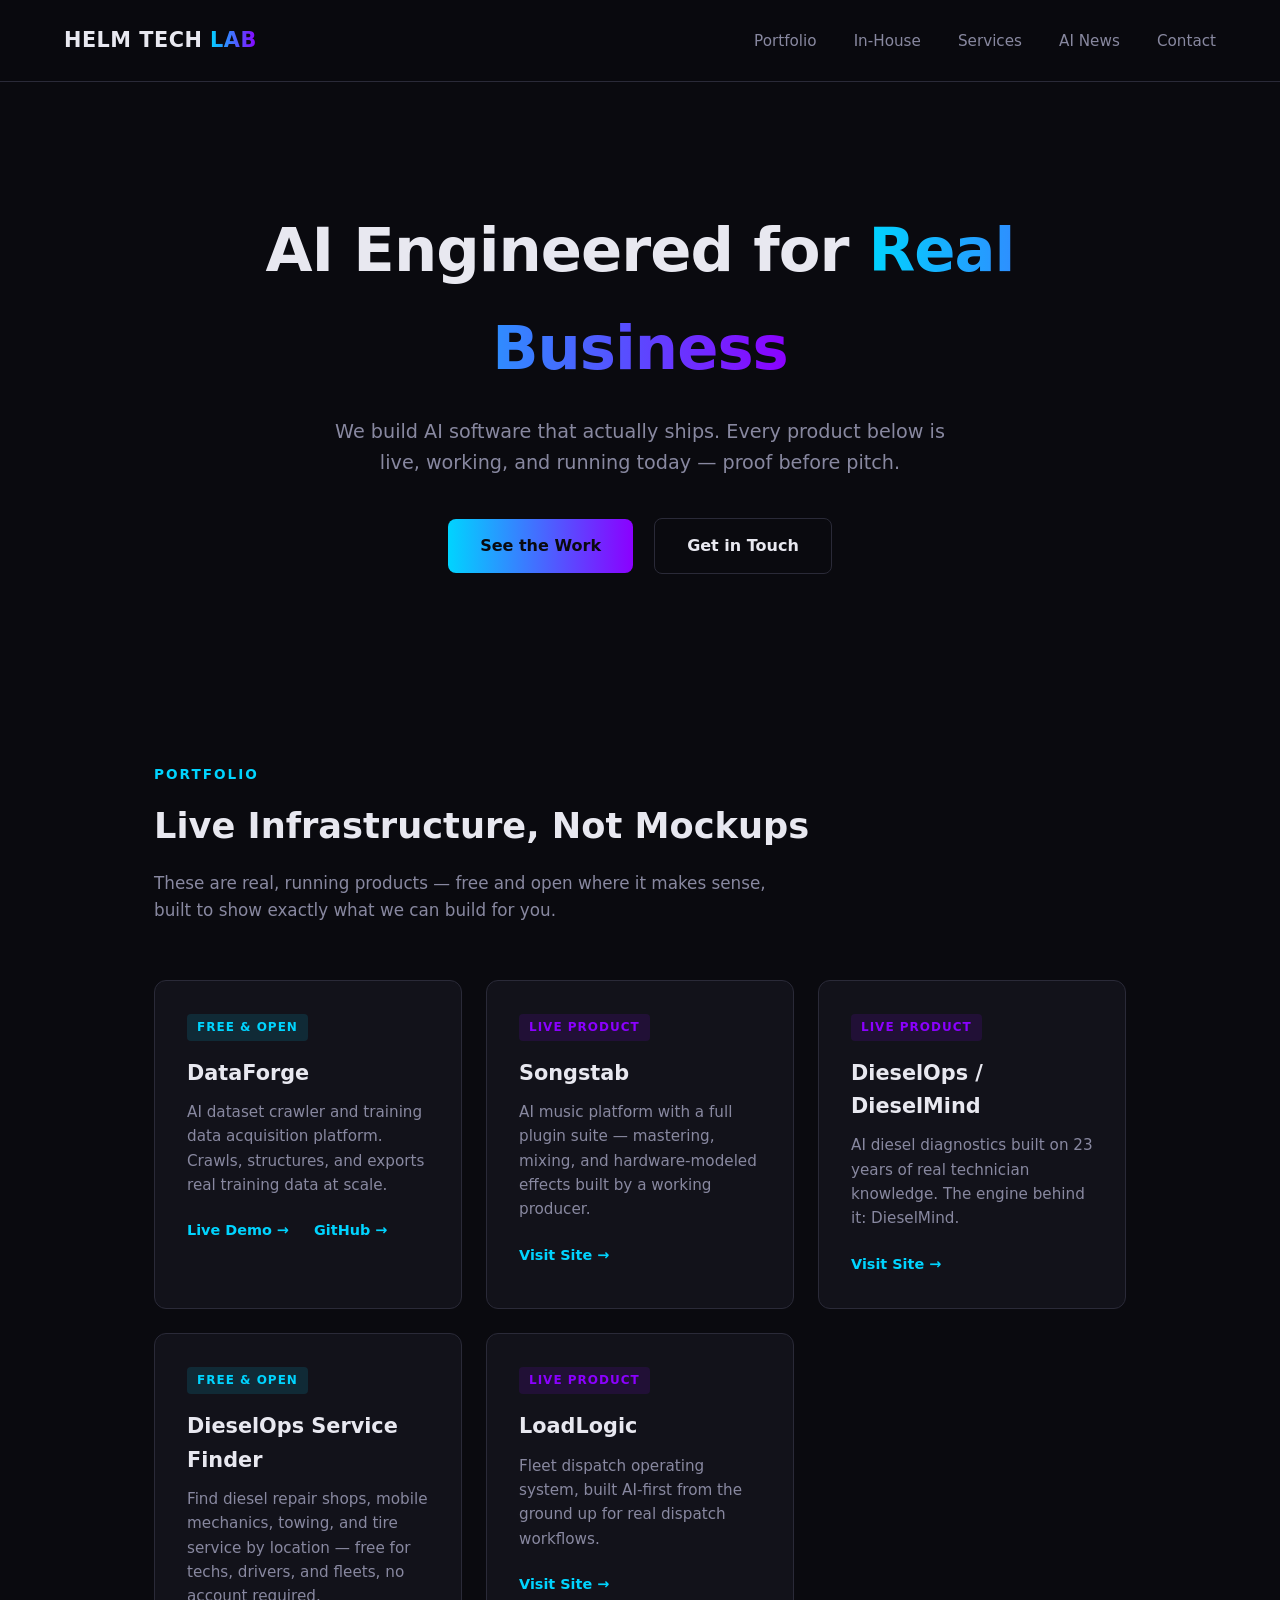
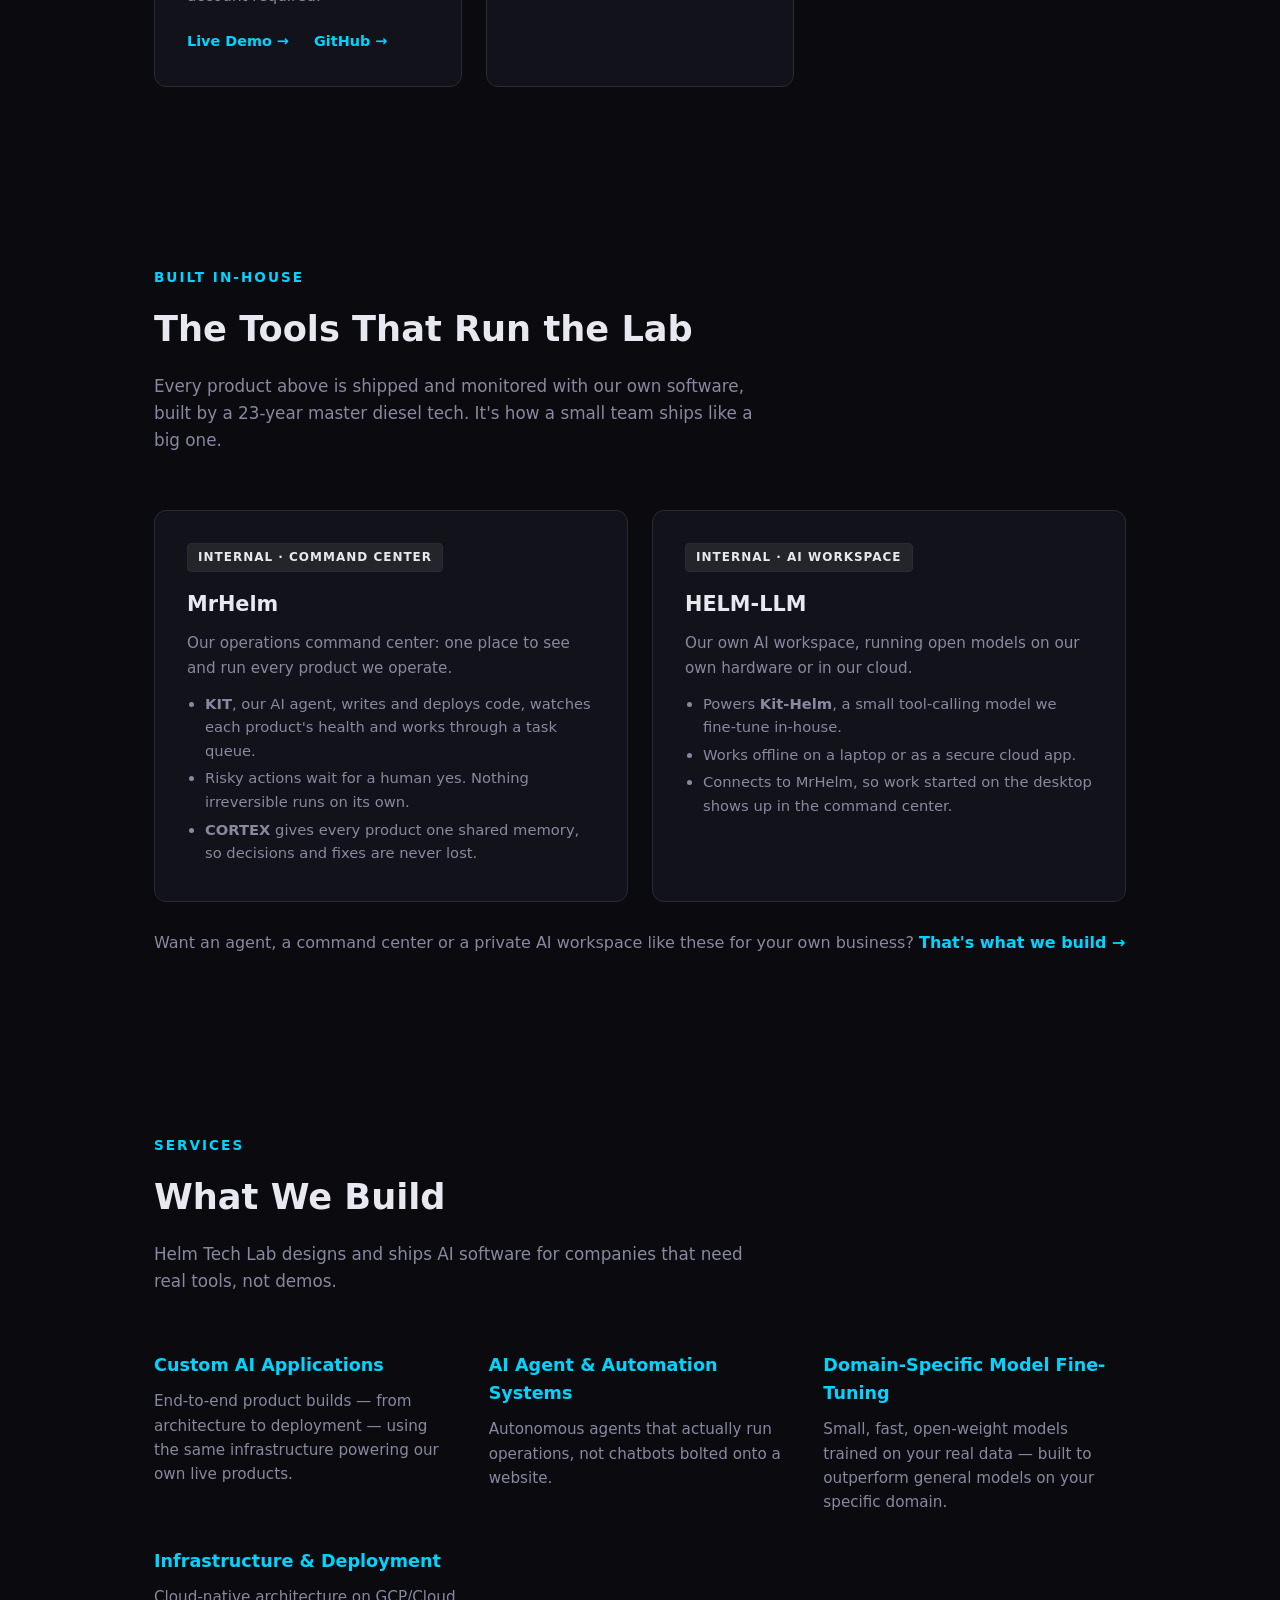
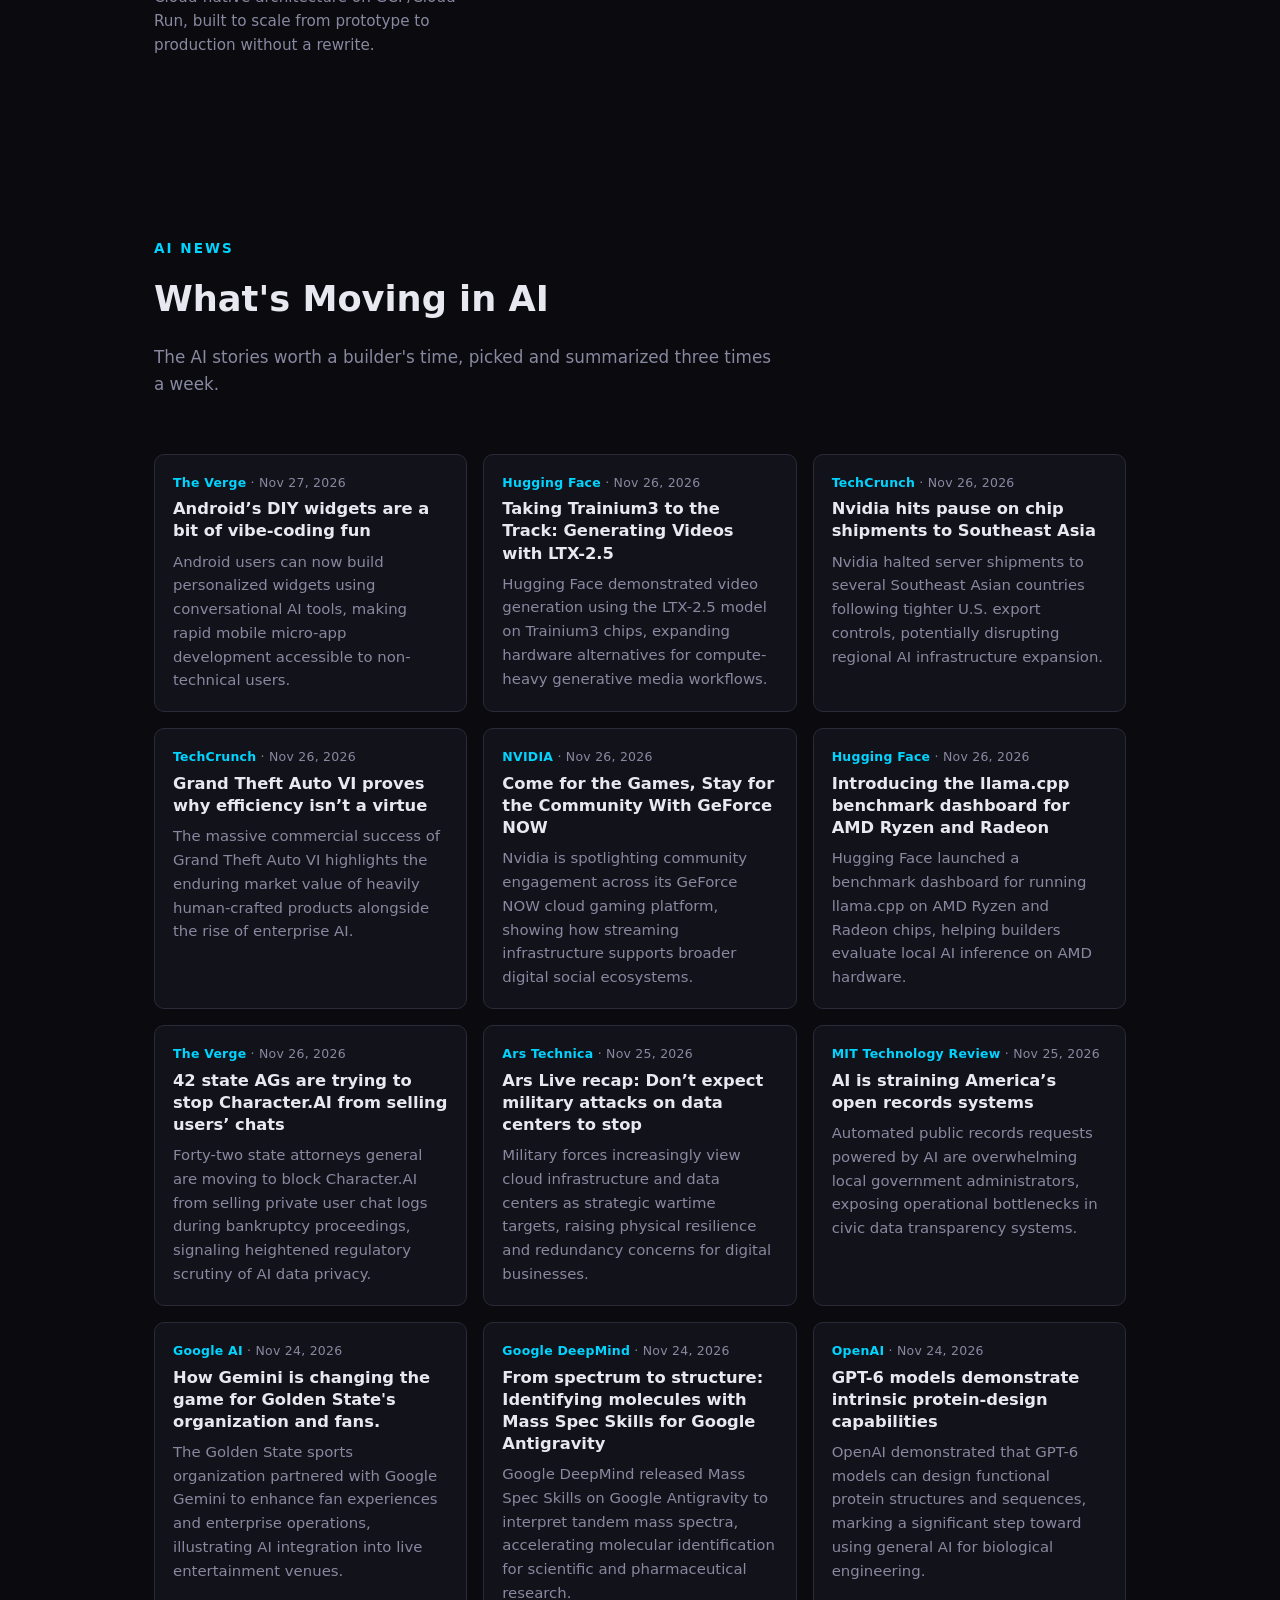
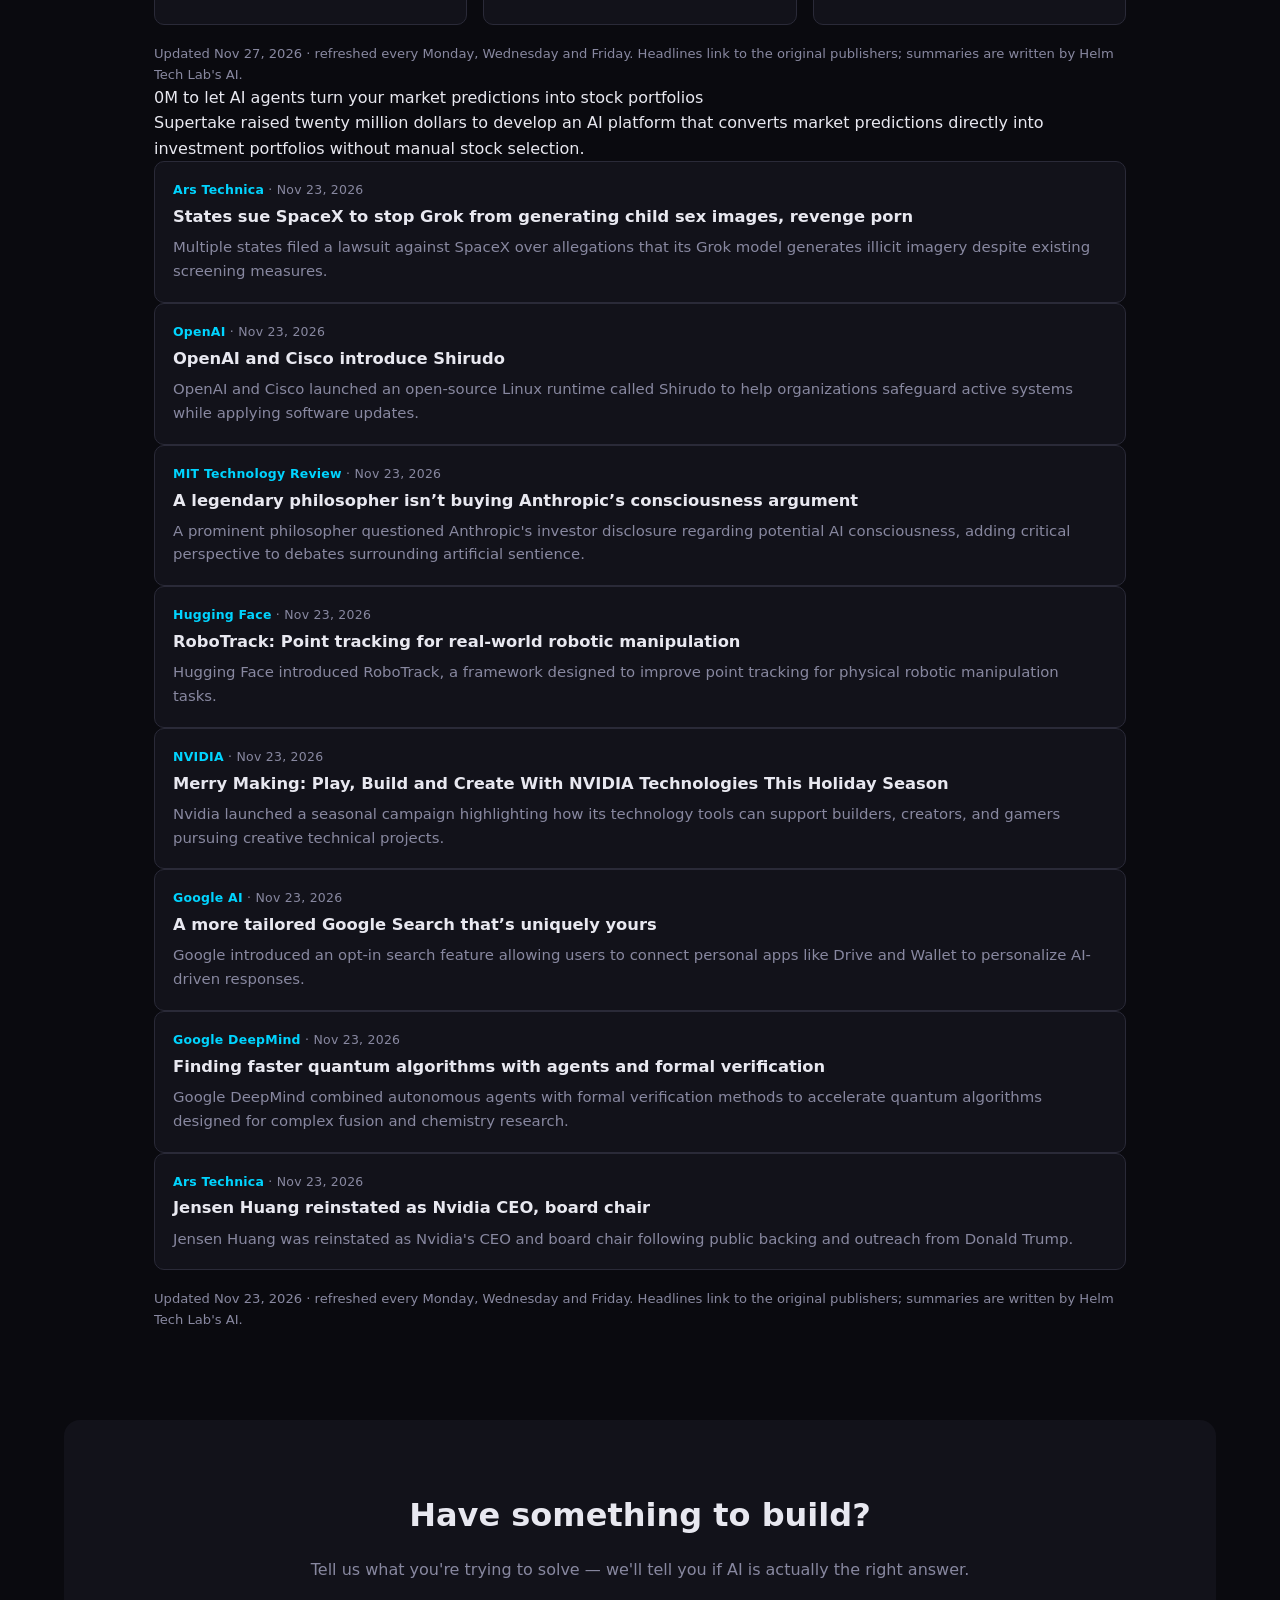
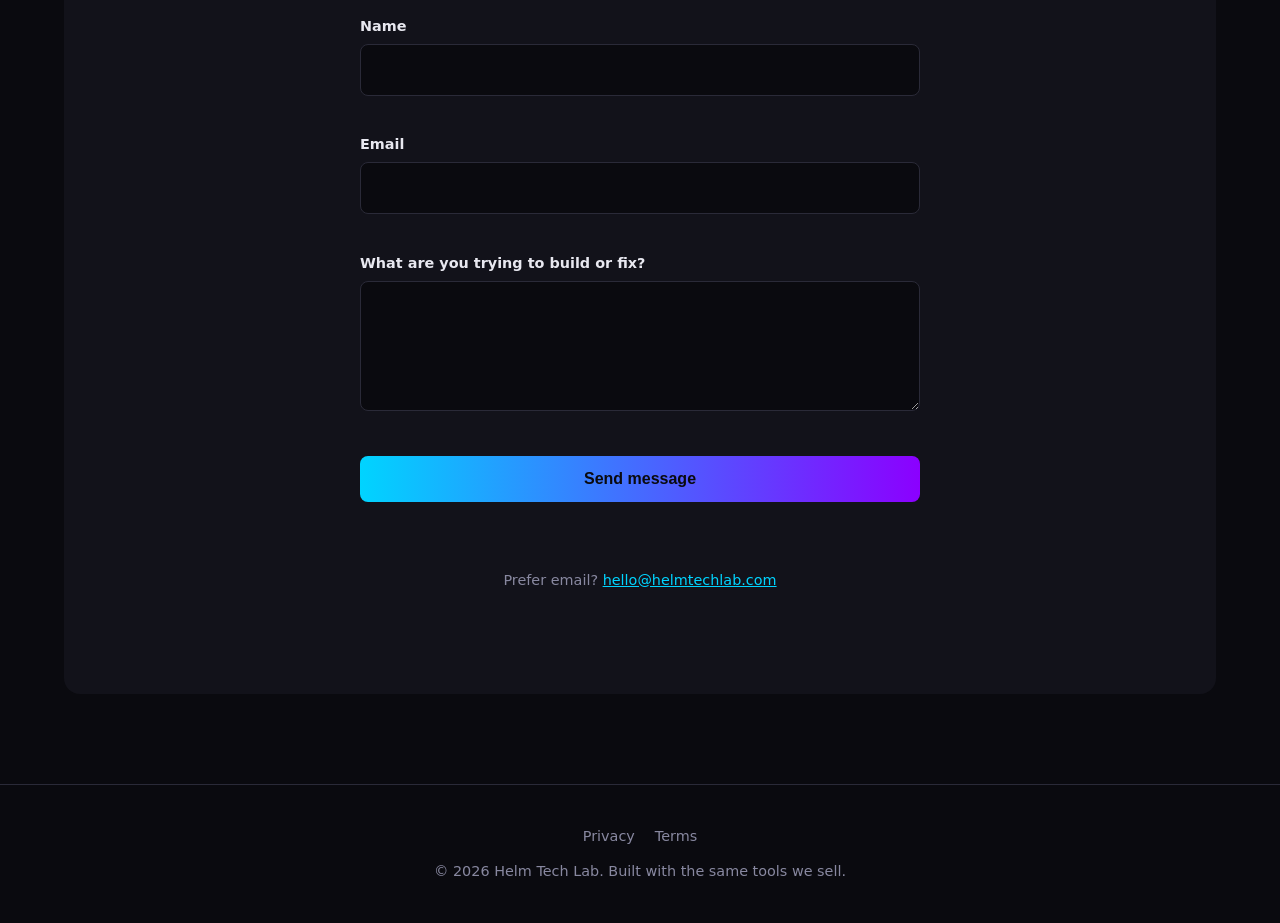
<file: index.html>
<!DOCTYPE html>
<html lang="en">
<head>
<meta charset="UTF-8">
<meta name="viewport" content="width=device-width, initial-scale=1.0">
<title>Helm Tech Lab — AI Engineered for Real Business</title>
<meta name="description" content="Helm Tech Lab builds AI software for real businesses. Proven infrastructure, real products, real results.">
<link rel="canonical" href="https://helmtechlab.com/">
<meta name="theme-color" content="#0A0A0F">
<link rel="icon" href="/favicon.svg" type="image/svg+xml">
<link rel="apple-touch-icon" href="/apple-touch-icon.png">
<meta property="og:type" content="website">
<meta property="og:site_name" content="Helm Tech Lab">
<meta property="og:title" content="Helm Tech Lab — AI Engineered for Real Business">
<meta property="og:description" content="We build AI software that actually ships. Live products, real infrastructure, proof before pitch.">
<meta property="og:url" content="https://helmtechlab.com/">
<meta property="og:image" content="https://helmtechlab.com/og.png">
<meta property="og:image:width" content="1200">
<meta property="og:image:height" content="630">
<meta property="og:image:alt" content="Helm Tech Lab — AI Engineered for Real Business">
<meta name="twitter:card" content="summary_large_image">
<meta name="twitter:title" content="Helm Tech Lab — AI Engineered for Real Business">
<meta name="twitter:description" content="We build AI software that actually ships. Live products, real infrastructure, proof before pitch.">
<meta name="twitter:image" content="https://helmtechlab.com/og.png">
<script type="application/ld+json">
{"@context":"https://schema.org","@type":"Organization","name":"Helm Tech Lab","url":"https://helmtechlab.com/","logo":"https://helmtechlab.com/favicon.svg","email":"hello@helmtechlab.com","sameAs":["https://github.com/datboywhip-ai"]}
</script>
<style>
  :root {
    --bg: #0A0A0F;
    --bg-alt: #12121a;
    --cyan: #00D4FF;
    --purple: #8B00FF;
    --text: #E8E8F0;
    --text-dim: #8888a0;
    --border: #2a2a38;
  }
  * { margin: 0; padding: 0; box-sizing: border-box; }
  body {
    background: var(--bg);
    color: var(--text);
    font-family: 'Segoe UI', system-ui, -apple-system, sans-serif;
    line-height: 1.6;
  }
  .glow-text {
    background: linear-gradient(90deg, var(--cyan), var(--purple));
    -webkit-background-clip: text;
    background-clip: text;
    color: transparent;
  }
  header {
    padding: 24px 5%;
    display: flex;
    justify-content: space-between;
    align-items: center;
    border-bottom: 1px solid var(--border);
    position: sticky;
    top: 0;
    background: rgba(10,10,15,0.92);
    backdrop-filter: blur(10px);
    z-index: 100;
  }
  .logo { font-weight: 700; font-size: 1.3rem; letter-spacing: 0.5px; }
  nav a {
    color: var(--text-dim);
    text-decoration: none;
    margin-left: 32px;
    font-size: 0.95rem;
    transition: color 0.2s;
  }
  nav a:hover { color: var(--cyan); }
  .hero {
    padding: 120px 5% 100px;
    text-align: center;
    max-width: 900px;
    margin: 0 auto;
  }
  .hero h1 {
    font-size: clamp(2.2rem, 5vw, 3.8rem);
    font-weight: 800;
    margin-bottom: 20px;
    letter-spacing: -1px;
  }
  .hero p {
    font-size: 1.2rem;
    color: var(--text-dim);
    max-width: 640px;
    margin: 0 auto 40px;
  }
  .btn {
    display: inline-block;
    padding: 14px 32px;
    border-radius: 8px;
    font-weight: 600;
    text-decoration: none;
    transition: transform 0.2s, box-shadow 0.2s;
    font-size: 1rem;
  }
  .btn-primary {
    background: linear-gradient(90deg, var(--cyan), var(--purple));
    color: #0A0A0F;
    margin-right: 16px;
  }
  .btn-secondary {
    border: 1px solid var(--border);
    color: var(--text);
  }
  .btn:hover { transform: translateY(-2px); box-shadow: 0 8px 24px rgba(0,212,255,0.15); }
  section { padding: 90px 5%; max-width: 1100px; margin: 0 auto; }
  .section-label {
    color: var(--cyan);
    text-transform: uppercase;
    font-size: 0.85rem;
    letter-spacing: 2px;
    font-weight: 600;
    margin-bottom: 12px;
  }
  .section-title { font-size: 2.2rem; font-weight: 800; margin-bottom: 16px; }
  .section-intro { color: var(--text-dim); max-width: 620px; margin-bottom: 56px; font-size: 1.05rem; }
  .grid { display: grid; grid-template-columns: repeat(auto-fit, minmax(300px, 1fr)); gap: 24px; }
  .card {
    background: var(--bg-alt);
    border: 1px solid var(--border);
    border-radius: 12px;
    padding: 32px;
    transition: border-color 0.2s, transform 0.2s;
  }
  .card:hover { border-color: var(--cyan); transform: translateY(-4px); }
  .card-tag {
    display: inline-block;
    font-size: 0.75rem;
    font-weight: 700;
    letter-spacing: 1px;
    text-transform: uppercase;
    padding: 4px 10px;
    border-radius: 4px;
    margin-bottom: 16px;
  }
  .tag-free { background: rgba(0,212,255,0.12); color: var(--cyan); }
  .tag-live { background: rgba(139,0,255,0.12); color: var(--purple); }
  .tag-internal { background: rgba(232,232,240,0.08); color: var(--text); border: 1px solid var(--border); }
  .card ul { color: var(--text-dim); font-size: 0.92rem; margin: -8px 0 4px 18px; }
  .card li { margin-bottom: 4px; }
  .inhouse-cta { margin-top: 28px; color: var(--text-dim); }
  .inhouse-cta a { color: var(--cyan); text-decoration: none; font-weight: 600; }
  .card h3 { font-size: 1.3rem; margin-bottom: 10px; }
  .card p { color: var(--text-dim); font-size: 0.95rem; margin-bottom: 20px; }
  .card-links a {
    color: var(--cyan);
    text-decoration: none;
    font-size: 0.9rem;
    font-weight: 600;
    margin-right: 20px;
  }
  .card-links a:hover { text-decoration: underline; }
  .services-grid { display: grid; grid-template-columns: repeat(auto-fit, minmax(260px, 1fr)); gap: 32px; }
  .service-item h4 { font-size: 1.1rem; margin-bottom: 10px; color: var(--cyan); }
  .service-item p { color: var(--text-dim); font-size: 0.95rem; }
  .cta-section {
    text-align: center;
    background: var(--bg-alt);
    border-radius: 16px;
    padding: 70px 5%;
    margin: 0 5% 90px;
  }
  .cta-section h2 { font-size: 2rem; margin-bottom: 16px; }
  .cta-section p { color: var(--text-dim); margin-bottom: 32px; }
  footer {
    text-align: center;
    padding: 40px 5%;
    color: var(--text-dim);
    font-size: 0.9rem;
    border-top: 1px solid var(--border);
  }
  .logo { white-space: nowrap; }
  @media (max-width: 520px) {
    header { padding: 18px 5%; gap: 12px; }
    .logo { font-size: 1.05rem; }
    nav a { margin-left: 14px; font-size: 0.85rem; }
  }
  footer a { color: var(--text-dim); margin: 0 10px; text-decoration: none; }
  footer a:hover { color: var(--cyan); }
  .footer-links { margin-bottom: 12px; }
  .contact-form { max-width: 560px; margin: 0 auto 28px; text-align: left; }
  .field { margin-bottom: 18px; }
  .field label { display: block; font-size: 0.9rem; font-weight: 600; margin-bottom: 6px; }
  .field input, .field textarea {
    width: 100%;
    background: var(--bg);
    color: var(--text);
    border: 1px solid var(--border);
    border-radius: 8px;
    padding: 12px 14px;
    font: inherit;
  }
  .field textarea { min-height: 130px; resize: vertical; }
  .field input:focus, .field textarea:focus { outline: 2px solid var(--cyan); outline-offset: 1px; border-color: transparent; }
  .field-error { color: #ff7a7a; font-size: 0.85rem; margin-top: 6px; min-height: 1em; }
  .hp { position: absolute; left: -9999px; width: 1px; height: 1px; overflow: hidden; }
  .contact-form button.btn { border: 0; cursor: pointer; margin-right: 0; width: 100%; }
  .contact-form button.btn:disabled { opacity: 0.6; cursor: wait; transform: none; box-shadow: none; }
  .form-status { margin-top: 16px; min-height: 1.5em; font-size: 0.95rem; text-align: center; }
  .form-status.ok { color: var(--cyan); }
  .form-status.err { color: #ff7a7a; }
  .form-status a { color: inherit; }
  .alt-contact { color: var(--text-dim); font-size: 0.9rem; margin-bottom: 0; }
  .alt-contact a { color: var(--cyan); }
  .news-grid { display: grid; grid-template-columns: repeat(auto-fill, minmax(280px, 1fr)); gap: 16px; margin-top: 8px; }
  .news-card { background: var(--bg-alt); border: 1px solid var(--border); border-radius: 10px; padding: 18px; }
  .news-card h4 { font-size: 1.02rem; line-height: 1.35; margin: 6px 0 8px; }
  .news-card h4 a { color: var(--text); text-decoration: none; }
  .news-card h4 a:hover { color: var(--cyan); }
  .news-card p { color: var(--text-dim); font-size: 0.93rem; }
  .news-meta { font-size: 0.78rem; color: var(--text-dim); letter-spacing: 0.02em; }
  .news-source { color: var(--cyan); font-weight: 600; }
  .news-updated, .news-empty { color: var(--text-dim); font-size: 0.82rem; margin-top: 18px; }
</style>
</head>
<body>

<header>
  <div class="logo">HELM TECH <span class="glow-text">LAB</span></div>
  <nav>
    <a href="#portfolio">Portfolio</a>
    <a href="#in-house">In-House</a>
    <a href="#services">Services</a>
    <a href="#ai-news">AI News</a>
    <a href="#contact">Contact</a>
  </nav>
</header>

<section class="hero">
  <h1>AI Engineered for <span class="glow-text">Real Business</span></h1>
  <p>We build AI software that actually ships. Every product below is live, working, and running today — proof before pitch.</p>
  <a href="#portfolio" class="btn btn-primary">See the Work</a>
  <a href="#contact" class="btn btn-secondary">Get in Touch</a>
</section>

<section id="portfolio">
  <div class="section-label">Portfolio</div>
  <h2 class="section-title">Live Infrastructure, Not Mockups</h2>
  <p class="section-intro">These are real, running products — free and open where it makes sense, built to show exactly what we can build for you.</p>
  <div class="grid">
    <div class="card">
      <span class="card-tag tag-free">Free &amp; Open</span>
      <h3>DataForge</h3>
      <p>AI dataset crawler and training data acquisition platform. Crawls, structures, and exports real training data at scale.</p>
      <div class="card-links">
        <a href="https://forge4ai.com" target="_blank">Live Demo →</a>
        <a href="https://github.com/datboywhip-ai/DATAFORGE" target="_blank">GitHub →</a>
      </div>
    </div>
    <div class="card">
      <span class="card-tag tag-live">Live Product</span>
      <h3>Songstab</h3>
      <p>AI music platform with a full plugin suite — mastering, mixing, and hardware-modeled effects built by a working producer.</p>
      <div class="card-links">
        <a href="https://songstab.com" target="_blank">Visit Site →</a>
      </div>
    </div>
    <div class="card">
      <span class="card-tag tag-live">Live Product</span>
      <h3>DieselOps / DieselMind</h3>
      <p>AI diesel diagnostics built on 23 years of real technician knowledge. The engine behind it: DieselMind.</p>
      <div class="card-links">
        <a href="https://dieselops.app" target="_blank">Visit Site →</a>
      </div>
    </div>
    <div class="card">
      <span class="card-tag tag-free">Free &amp; Open</span>
      <h3>DieselOps Service Finder</h3>
      <p>Find diesel repair shops, mobile mechanics, towing, and tire service by location — free for techs, drivers, and fleets, no account required.</p>
      <div class="card-links">
        <a href="https://finder.dieselops.app" target="_blank">Live Demo →</a>
        <a href="https://github.com/datboywhip-ai/dieselops-service-finder" target="_blank">GitHub →</a>
      </div>
    </div>
    <div class="card">
      <span class="card-tag tag-live">Live Product</span>
      <h3>LoadLogic</h3>
      <p>Fleet dispatch operating system, built AI-first from the ground up for real dispatch workflows.</p>
      <div class="card-links">
        <a href="https://loadlogicusa.com" target="_blank">Visit Site →</a>
      </div>
    </div>
  </div>
</section>

<section id="in-house">
  <div class="section-label">Built In-House</div>
  <h2 class="section-title">The Tools That Run the Lab</h2>
  <p class="section-intro">Every product above is shipped and monitored with our own software, built by a 23-year master diesel tech. It's how a small team ships like a big one.</p>
  <div class="grid">
    <div class="card">
      <span class="card-tag tag-internal">Internal · Command Center</span>
      <h3>MrHelm</h3>
      <p>Our operations command center: one place to see and run every product we operate.</p>
      <ul>
        <li><strong>KIT</strong>, our AI agent, writes and deploys code, watches each product's health and works through a task queue.</li>
        <li>Risky actions wait for a human yes. Nothing irreversible runs on its own.</li>
        <li><strong>CORTEX</strong> gives every product one shared memory, so decisions and fixes are never lost.</li>
      </ul>
    </div>
    <div class="card">
      <span class="card-tag tag-internal">Internal · AI Workspace</span>
      <h3>HELM-LLM</h3>
      <p>Our own AI workspace, running open models on our own hardware or in our cloud.</p>
      <ul>
        <li>Powers <strong>Kit-Helm</strong>, a small tool-calling model we fine-tune in-house.</li>
        <li>Works offline on a laptop or as a secure cloud app.</li>
        <li>Connects to MrHelm, so work started on the desktop shows up in the command center.</li>
      </ul>
    </div>
  </div>
  <p class="inhouse-cta">Want an agent, a command center or a private AI workspace like these for your own business? <a href="#contact">That's what we build →</a></p>
</section>

<section id="services">
  <div class="section-label">Services</div>
  <h2 class="section-title">What We Build</h2>
  <p class="section-intro">Helm Tech Lab designs and ships AI software for companies that need real tools, not demos.</p>
  <div class="services-grid">
    <div class="service-item">
      <h4>Custom AI Applications</h4>
      <p>End-to-end product builds — from architecture to deployment — using the same infrastructure powering our own live products.</p>
    </div>
    <div class="service-item">
      <h4>AI Agent &amp; Automation Systems</h4>
      <p>Autonomous agents that actually run operations, not chatbots bolted onto a website.</p>
    </div>
    <div class="service-item">
      <h4>Domain-Specific Model Fine-Tuning</h4>
      <p>Small, fast, open-weight models trained on your real data — built to outperform general models on your specific domain.</p>
    </div>
    <div class="service-item">
      <h4>Infrastructure &amp; Deployment</h4>
      <p>Cloud-native architecture on GCP/Cloud Run, built to scale from prototype to production without a rewrite.</p>
    </div>
  </div>
</section>

<section id="ai-news">
  <div class="section-label">AI News</div>
  <h2 class="section-title">What's Moving in AI</h2>
  <p class="section-intro">The AI stories worth a builder's time, picked and summarized three times a week.</p>
  <!-- NEWS:START -->
<div class="news-grid">
    <article class="news-card">
      <div class="news-meta"><span class="news-source">The Verge</span> · <time datetime="2026-11-27T14:00:00.000Z">Nov 27, 2026</time></div>
      <h4><a href="https://www.theverge.com/tech/1041801/android-intelligence-create-my-widget-gemini" target="_blank" rel="noopener noreferrer">Android’s DIY widgets are a bit of vibe-coding fun</a></h4>
      <p>Android users can now build personalized widgets using conversational AI tools, making rapid mobile micro-app development accessible to non-technical users.</p>
    </article>
    <article class="news-card">
      <div class="news-meta"><span class="news-source">Hugging Face</span> · <time datetime="2026-11-27T00:00:00.000Z">Nov 26, 2026</time></div>
      <h4><a href="https://huggingface.co/blog/video-trainium3" target="_blank" rel="noopener noreferrer">Taking Trainium3 to the Track: Generating Videos with LTX-2.5</a></h4>
      <p>Hugging Face demonstrated video generation using the LTX-2.5 model on Trainium3 chips, expanding hardware alternatives for compute-heavy generative media workflows.</p>
    </article>
    <article class="news-card">
      <div class="news-meta"><span class="news-source">TechCrunch</span> · <time datetime="2026-11-26T20:03:54.000Z">Nov 26, 2026</time></div>
      <h4><a href="https://techcrunch.com/2026/11/26/nvidia-hits-pause-on-chip-shipments-to-southeast-asia/" target="_blank" rel="noopener noreferrer">Nvidia hits pause on chip shipments to Southeast Asia</a></h4>
      <p>Nvidia halted server shipments to several Southeast Asian countries following tighter U.S. export controls, potentially disrupting regional AI infrastructure expansion.</p>
    </article>
    <article class="news-card">
      <div class="news-meta"><span class="news-source">TechCrunch</span> · <time datetime="2026-11-26T16:00:00.000Z">Nov 26, 2026</time></div>
      <h4><a href="https://techcrunch.com/2026/11/26/as-anthropic-ipos-grand-theft-auto-vi-proves-why-efficiency-isnt-a-virtue/" target="_blank" rel="noopener noreferrer">Grand Theft Auto VI proves why efficiency isn’t a virtue</a></h4>
      <p>The massive commercial success of Grand Theft Auto VI highlights the enduring market value of heavily human-crafted products alongside the rise of enterprise AI.</p>
    </article>
    <article class="news-card">
      <div class="news-meta"><span class="news-source">NVIDIA</span> · <time datetime="2026-11-26T14:00:22.000Z">Nov 26, 2026</time></div>
      <h4><a href="https://blogs.nvidia.com/blog/geforce-now-thursday-community-war-thunder-reward/" target="_blank" rel="noopener noreferrer">Come for the Games, Stay for the Community With GeForce NOW</a></h4>
      <p>Nvidia is spotlighting community engagement across its GeForce NOW cloud gaming platform, showing how streaming infrastructure supports broader digital social ecosystems.</p>
    </article>
    <article class="news-card">
      <div class="news-meta"><span class="news-source">Hugging Face</span> · <time datetime="2026-11-26T11:37:17.000Z">Nov 26, 2026</time></div>
      <h4><a href="https://huggingface.co/blog/ggml-org/llamacpp-amd-bench" target="_blank" rel="noopener noreferrer">Introducing the llama.cpp benchmark dashboard for AMD Ryzen and Radeon</a></h4>
      <p>Hugging Face launched a benchmark dashboard for running llama.cpp on AMD Ryzen and Radeon chips, helping builders evaluate local AI inference on AMD hardware.</p>
    </article>
    <article class="news-card">
      <div class="news-meta"><span class="news-source">The Verge</span> · <time datetime="2026-11-26T09:54:40.000Z">Nov 26, 2026</time></div>
      <h4><a href="https://www.theverge.com/policy/1042620/character-ai-sale-state-ags-block-selling-users-chats" target="_blank" rel="noopener noreferrer">42 state AGs are trying to stop Character.AI from selling users’ chats</a></h4>
      <p>Forty-two state attorneys general are moving to block Character.AI from selling private user chat logs during bankruptcy proceedings, signaling heightened regulatory scrutiny of AI data privacy.</p>
    </article>
    <article class="news-card">
      <div class="news-meta"><span class="news-source">Ars Technica</span> · <time datetime="2026-11-25T16:47:14.000Z">Nov 25, 2026</time></div>
      <h4><a href="https://arstechnica.com/gadgets/2026/11/ars-live-recap-dont-expect-military-attacks-on-data-centers-to-stop/" target="_blank" rel="noopener noreferrer">Ars Live recap: Don’t expect military attacks on data centers to stop</a></h4>
      <p>Military forces increasingly view cloud infrastructure and data centers as strategic wartime targets, raising physical resilience and redundancy concerns for digital businesses.</p>
    </article>
    <article class="news-card">
      <div class="news-meta"><span class="news-source">MIT Technology Review</span> · <time datetime="2026-11-25T10:00:00.000Z">Nov 25, 2026</time></div>
      <h4><a href="https://www.technologyreview.com/2026/11/25/1149702/ai-is-straining-americas-open-records-systems/" target="_blank" rel="noopener noreferrer">AI is straining America’s open records systems</a></h4>
      <p>Automated public records requests powered by AI are overwhelming local government administrators, exposing operational bottlenecks in civic data transparency systems.</p>
    </article>
    <article class="news-card">
      <div class="news-meta"><span class="news-source">Google AI</span> · <time datetime="2026-11-24T16:00:00.000Z">Nov 24, 2026</time></div>
      <h4><a href="https://blog.google/products-and-platforms/products/gemini/gemini-golden-state/" target="_blank" rel="noopener noreferrer">How Gemini is changing the game for Golden State&#39;s organization and fans.</a></h4>
      <p>The Golden State sports organization partnered with Google Gemini to enhance fan experiences and enterprise operations, illustrating AI integration into live entertainment venues.</p>
    </article>
    <article class="news-card">
      <div class="news-meta"><span class="news-source">Google DeepMind</span> · <time datetime="2026-11-24T13:07:53.000Z">Nov 24, 2026</time></div>
      <h4><a href="https://deepmind.google/blog/interpreting-mass-spectra-with-google-antigravity/" target="_blank" rel="noopener noreferrer">From spectrum to structure: Identifying molecules with Mass Spec Skills for Google Antigravity</a></h4>
      <p>Google DeepMind released Mass Spec Skills on Google Antigravity to interpret tandem mass spectra, accelerating molecular identification for scientific and pharmaceutical research.</p>
    </article>
    <article class="news-card">
      <div class="news-meta"><span class="news-source">OpenAI</span> · <time datetime="2026-11-24T13:00:00.000Z">Nov 24, 2026</time></div>
      <h4><a href="https://openai.com/index/gpt-6-models-demonstrate-intrinsic-protein-design-capabilities" target="_blank" rel="noopener noreferrer">GPT-6 models demonstrate intrinsic protein-design capabilities</a></h4>
      <p>OpenAI demonstrated that GPT-6 models can design functional protein structures and sequences, marking a significant step toward using general AI for biological engineering.</p>
    </article>
  </div>
  <p class="news-updated">Updated Nov 27, 2026 · refreshed every Monday, Wednesday and Friday. Headlines link to the original publishers; summaries are written by Helm Tech Lab's AI.</p>
  <!-- NEWS:END -->0M to let AI agents turn your market predictions into stock portfolios</a></h4>
      <p>Supertake raised twenty million dollars to develop an AI platform that converts market predictions directly into investment portfolios without manual stock selection.</p>
    </article>
    <article class="news-card">
      <div class="news-meta"><span class="news-source">Ars Technica</span> · <time datetime="2026-11-23T21:30:44.000Z">Nov 23, 2026</time></div>
      <h4><a href="https://arstechnica.com/tech-policy/2026/11/states-sue-spacex-to-stop-grok-from-generating-child-sex-images-revenge-porn/" target="_blank" rel="noopener noreferrer">States sue SpaceX to stop Grok from generating child sex images, revenge porn</a></h4>
      <p>Multiple states filed a lawsuit against SpaceX over allegations that its Grok model generates illicit imagery despite existing screening measures.</p>
    </article>
    <article class="news-card">
      <div class="news-meta"><span class="news-source">OpenAI</span> · <time datetime="2026-11-23T21:20:00.000Z">Nov 23, 2026</time></div>
      <h4><a href="https://openai.com/index/introducing-shirudo" target="_blank" rel="noopener noreferrer">OpenAI and Cisco introduce Shirudo</a></h4>
      <p>OpenAI and Cisco launched an open-source Linux runtime called Shirudo to help organizations safeguard active systems while applying software updates.</p>
    </article>
    <article class="news-card">
      <div class="news-meta"><span class="news-source">MIT Technology Review</span> · <time datetime="2026-11-23T17:36:08.000Z">Nov 23, 2026</time></div>
      <h4><a href="https://www.technologyreview.com/2026/11/23/1149569/a-legendary-philosopher-isnt-buying-anthropics-consciousness-argument/" target="_blank" rel="noopener noreferrer">A legendary philosopher isn’t buying Anthropic’s consciousness argument</a></h4>
      <p>A prominent philosopher questioned Anthropic&#39;s investor disclosure regarding potential AI consciousness, adding critical perspective to debates surrounding artificial sentience.</p>
    </article>
    <article class="news-card">
      <div class="news-meta"><span class="news-source">Hugging Face</span> · <time datetime="2026-11-23T17:20:37.000Z">Nov 23, 2026</time></div>
      <h4><a href="https://huggingface.co/blog/allenai/robotrack" target="_blank" rel="noopener noreferrer">RoboTrack: Point tracking for real-world robotic manipulation</a></h4>
      <p>Hugging Face introduced RoboTrack, a framework designed to improve point tracking for physical robotic manipulation tasks.</p>
    </article>
    <article class="news-card">
      <div class="news-meta"><span class="news-source">NVIDIA</span> · <time datetime="2026-11-23T17:00:08.000Z">Nov 23, 2026</time></div>
      <h4><a href="https://blogs.nvidia.com/blog/nvidia-technologies-holidays-2026/" target="_blank" rel="noopener noreferrer">Merry Making: Play, Build and Create With NVIDIA Technologies This Holiday Season</a></h4>
      <p>Nvidia launched a seasonal campaign highlighting how its technology tools can support builders, creators, and gamers pursuing creative technical projects.</p>
    </article>
    <article class="news-card">
      <div class="news-meta"><span class="news-source">Google AI</span> · <time datetime="2026-11-23T17:00:00.000Z">Nov 23, 2026</time></div>
      <h4><a href="https://blog.google/products-and-platforms/products/search/google-search-personal-intelligence-apps/" target="_blank" rel="noopener noreferrer">A more tailored Google Search that’s uniquely yours</a></h4>
      <p>Google introduced an opt-in search feature allowing users to connect personal apps like Drive and Wallet to personalize AI-driven responses.</p>
    </article>
    <article class="news-card">
      <div class="news-meta"><span class="news-source">Google DeepMind</span> · <time datetime="2026-11-23T16:59:40.000Z">Nov 23, 2026</time></div>
      <h4><a href="https://deepmind.google/blog/finding-faster-quantum-algorithms-with-agents-and-formal-verification/" target="_blank" rel="noopener noreferrer">Finding faster quantum algorithms with agents and formal verification</a></h4>
      <p>Google DeepMind combined autonomous agents with formal verification methods to accelerate quantum algorithms designed for complex fusion and chemistry research.</p>
    </article>
    <article class="news-card">
      <div class="news-meta"><span class="news-source">Ars Technica</span> · <time datetime="2026-11-23T15:46:18.000Z">Nov 23, 2026</time></div>
      <h4><a href="https://arstechnica.com/ai/2026/11/jensen-huang-reinstated-as-nvidia-ceo-board-chair/" target="_blank" rel="noopener noreferrer">Jensen Huang reinstated as Nvidia CEO, board chair</a></h4>
      <p>Jensen Huang was reinstated as Nvidia&#39;s CEO and board chair following public backing and outreach from Donald Trump.</p>
    </article>
  </div>
  <p class="news-updated">Updated Nov 23, 2026 · refreshed every Monday, Wednesday and Friday. Headlines link to the original publishers; summaries are written by Helm Tech Lab's AI.</p>
  <!-- NEWS:END -->
</section>

<div class="cta-section" id="contact">
  <h2>Have something to build?</h2>
  <p>Tell us what you're trying to solve — we'll tell you if AI is actually the right answer.</p>
  <form class="contact-form" id="contact-form" novalidate>
    <div class="field">
      <label for="cf-name">Name</label>
      <input id="cf-name" name="name" type="text" autocomplete="name" maxlength="120" required>
      <div class="field-error" id="err-name" aria-live="polite"></div>
    </div>
    <div class="field">
      <label for="cf-email">Email</label>
      <input id="cf-email" name="email" type="email" autocomplete="email" maxlength="254" required>
      <div class="field-error" id="err-email" aria-live="polite"></div>
    </div>
    <div class="field">
      <label for="cf-message">What are you trying to build or fix?</label>
      <textarea id="cf-message" name="message" maxlength="4000" required></textarea>
      <div class="field-error" id="err-message" aria-live="polite"></div>
    </div>
    <div class="hp" aria-hidden="true">
      <label for="cf-website">Leave this field empty</label>
      <input id="cf-website" name="website" type="text" tabindex="-1" autocomplete="off">
    </div>
    <button type="submit" class="btn btn-primary" id="cf-submit">Send message</button>
    <div class="form-status" id="cf-status" role="status" aria-live="polite"></div>
  </form>
  <p class="alt-contact">Prefer email? <a href="mailto:hello@helmtechlab.com">hello@helmtechlab.com</a></p>
</div>

<footer>
  <div class="footer-links"><a href="/privacy">Privacy</a><a href="/terms">Terms</a></div>
  &copy; 2026 Helm Tech Lab. Built with the same tools we sell.
</footer>

<script>
(function () {
  var form = document.getElementById('contact-form');
  if (!form) return;
  var btn = document.getElementById('cf-submit');
  var status = document.getElementById('cf-status');
  var fields = ['name', 'email', 'message'];
  var mailtoFallback = 'Something went wrong sending that. Please email <a href="mailto:hello@helmtechlab.com">hello@helmtechlab.com</a> directly.';

  function setStatus(kind, html) {
    status.className = 'form-status' + (kind ? ' ' + kind : '');
    status.innerHTML = html || '';
  }
  function setFieldError(name, text) {
    document.getElementById('err-' + name).textContent = text || '';
  }

  form.addEventListener('submit', function (event) {
    event.preventDefault();
    fields.forEach(function (f) { setFieldError(f, ''); });
    setStatus('', '');

    var payload = {
      name: form.elements.name.value.trim(),
      email: form.elements.email.value.trim(),
      message: form.elements.message.value.trim(),
      website: form.elements.website.value
    };
    var problems = {};
    if (!payload.name) problems.name = 'Enter your name.';
    if (!/^[^\s@<>]+@[^\s@<>]+\.[^\s@<>]{2,}$/.test(payload.email)) problems.email = 'Enter a valid email address.';
    if (payload.message.length < 10) problems.message = 'Tell us a little more (at least 10 characters).';
    var keys = Object.keys(problems);
    if (keys.length) {
      keys.forEach(function (k) { setFieldError(k, problems[k]); });
      form.elements[keys[0]].focus();
      return;
    }

    btn.disabled = true;
    btn.textContent = 'Sending…';
    fetch('/api/contact', {
      method: 'POST',
      headers: { 'content-type': 'application/json' },
      body: JSON.stringify(payload)
    }).then(function (res) {
      return res.json().catch(function () { return {}; }).then(function (data) { return { status: res.status, data: data }; });
    }).then(function (r) {
      if (r.data && r.data.ok) {
        form.reset();
        setStatus('ok', 'Thanks — we got it and will reply by email.');
      } else if (r.status === 422 && r.data.fields) {
        Object.keys(r.data.fields).forEach(function (k) { setFieldError(k, r.data.fields[k]); });
      } else {
        setStatus('err', mailtoFallback);
      }
    }).catch(function () {
      setStatus('err', mailtoFallback);
    }).then(function () {
      btn.disabled = false;
      btn.textContent = 'Send message';
    });
  });
})();
</script>

</body>
</html>
</file>
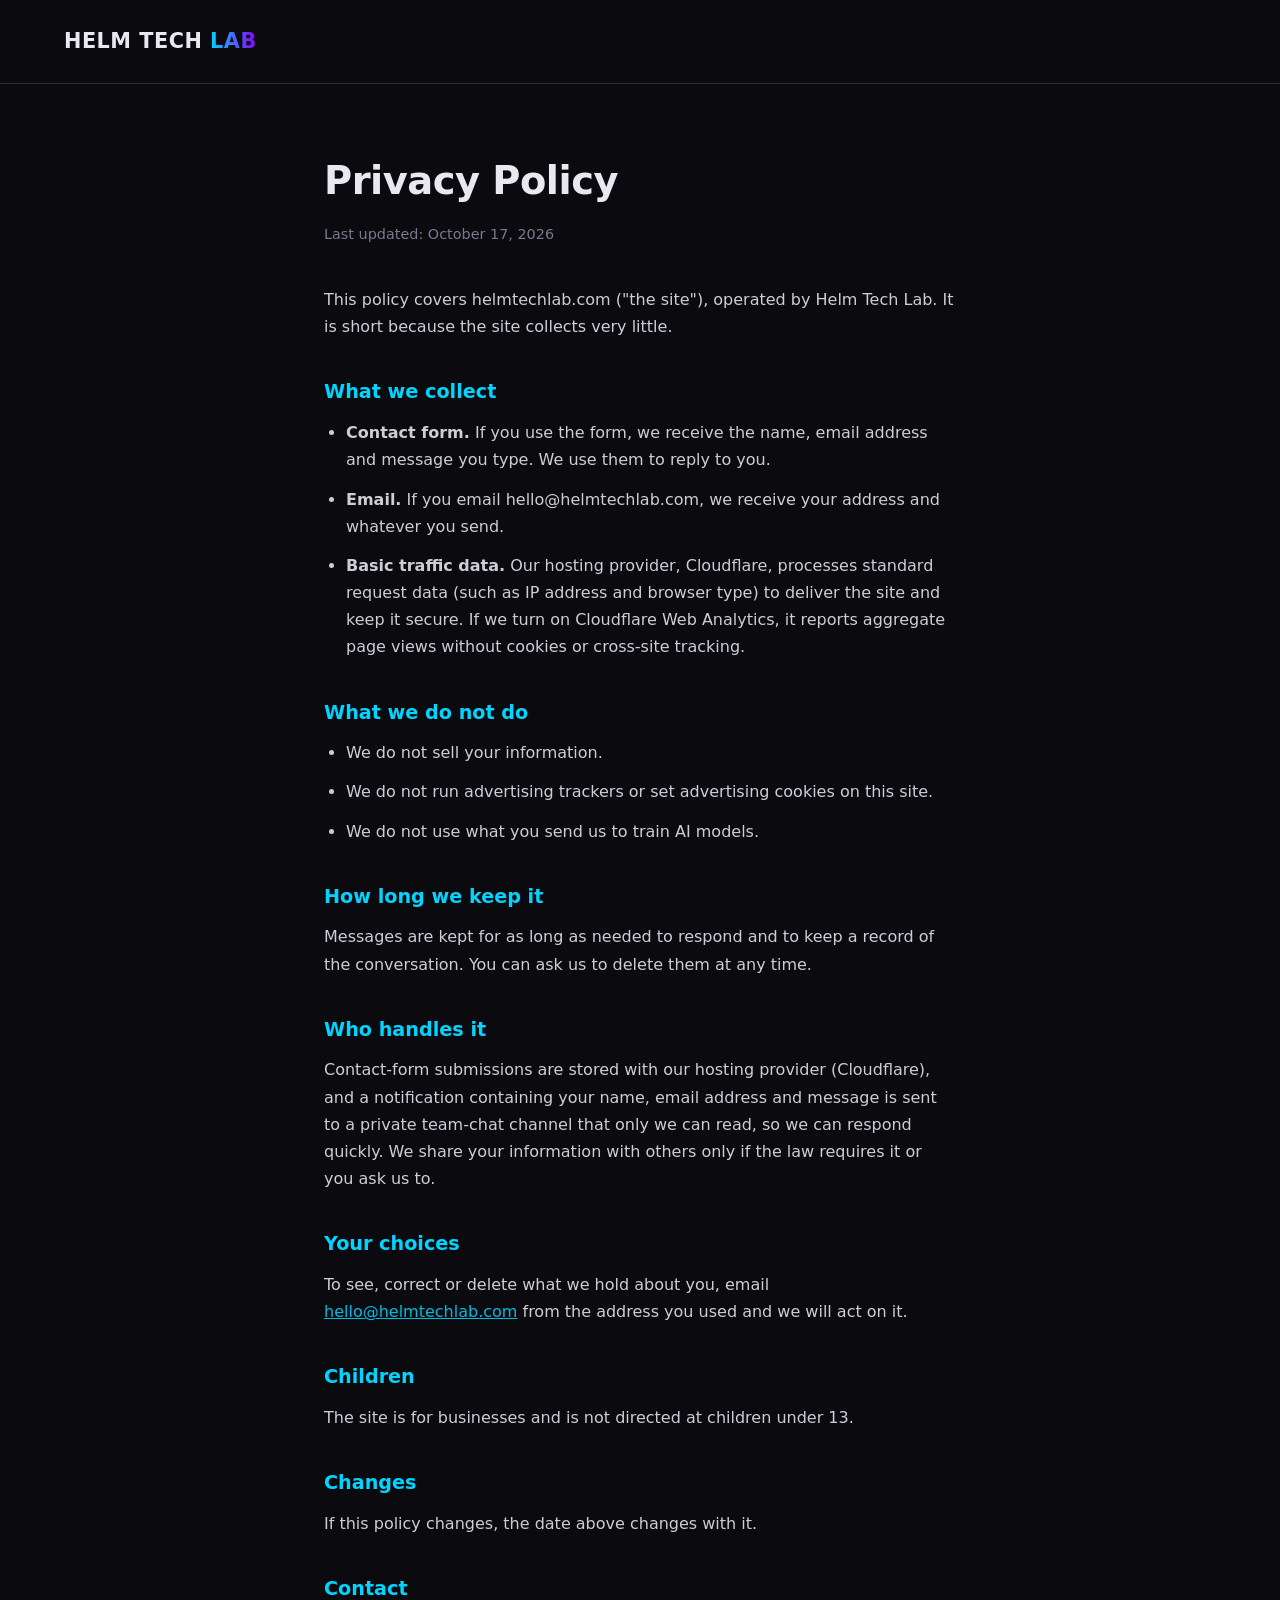
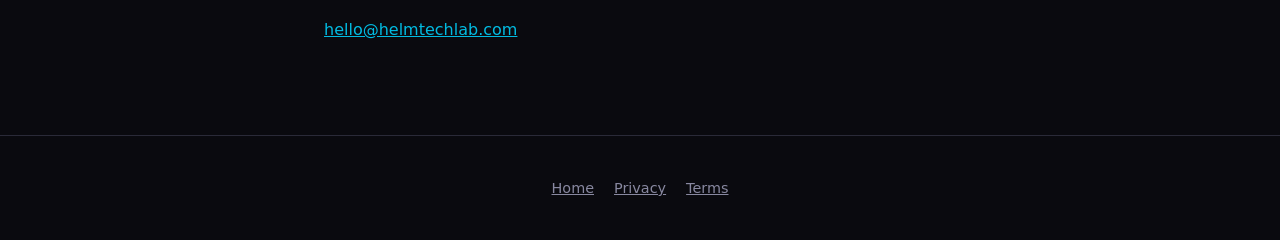
<file: privacy.html>
<!DOCTYPE html>
<html lang="en">
<head>
<meta charset="UTF-8">
<meta name="viewport" content="width=device-width, initial-scale=1.0">
<title>Privacy Policy — Helm Tech Lab</title>
<meta name="description" content="How Helm Tech Lab handles information submitted through helmtechlab.com.">
<link rel="canonical" href="https://helmtechlab.com/privacy">
<link rel="icon" href="/favicon.svg" type="image/svg+xml">
<meta name="theme-color" content="#0A0A0F">
<link rel="stylesheet" href="/legal.css">
</head>
<body>
<header><a href="/">HELM TECH <span class="glow">LAB</span></a></header>
<main>
  <h1>Privacy Policy</h1>
  <p class="updated">Last updated: October 17, 2026</p>

  <p>This policy covers helmtechlab.com ("the site"), operated by Helm Tech Lab. It is short because the site collects very little.</p>

  <h2>What we collect</h2>
  <ul>
    <li><strong>Contact form.</strong> If you use the form, we receive the name, email address and message you type. We use them to reply to you.</li>
    <li><strong>Email.</strong> If you email hello@helmtechlab.com, we receive your address and whatever you send.</li>
    <li><strong>Basic traffic data.</strong> Our hosting provider, Cloudflare, processes standard request data (such as IP address and browser type) to deliver the site and keep it secure. If we turn on Cloudflare Web Analytics, it reports aggregate page views without cookies or cross-site tracking.</li>
  </ul>

  <h2>What we do not do</h2>
  <ul>
    <li>We do not sell your information.</li>
    <li>We do not run advertising trackers or set advertising cookies on this site.</li>
    <li>We do not use what you send us to train AI models.</li>
  </ul>

  <h2>How long we keep it</h2>
  <p>Messages are kept for as long as needed to respond and to keep a record of the conversation. You can ask us to delete them at any time.</p>

  <h2>Who handles it</h2>
  <p>Contact-form submissions are stored with our hosting provider (Cloudflare), and a notification containing your name, email address and message is sent to a private team-chat channel that only we can read, so we can respond quickly. We share your information with others only if the law requires it or you ask us to.</p>

  <h2>Your choices</h2>
  <p>To see, correct or delete what we hold about you, email <a href="mailto:hello@helmtechlab.com">hello@helmtechlab.com</a> from the address you used and we will act on it.</p>

  <h2>Children</h2>
  <p>The site is for businesses and is not directed at children under 13.</p>

  <h2>Changes</h2>
  <p>If this policy changes, the date above changes with it.</p>

  <h2>Contact</h2>
  <p><a href="mailto:hello@helmtechlab.com">hello@helmtechlab.com</a></p>
</main>
<footer><a href="/">Home</a><a href="/privacy">Privacy</a><a href="/terms">Terms</a></footer>
</body>
</html>
</file>
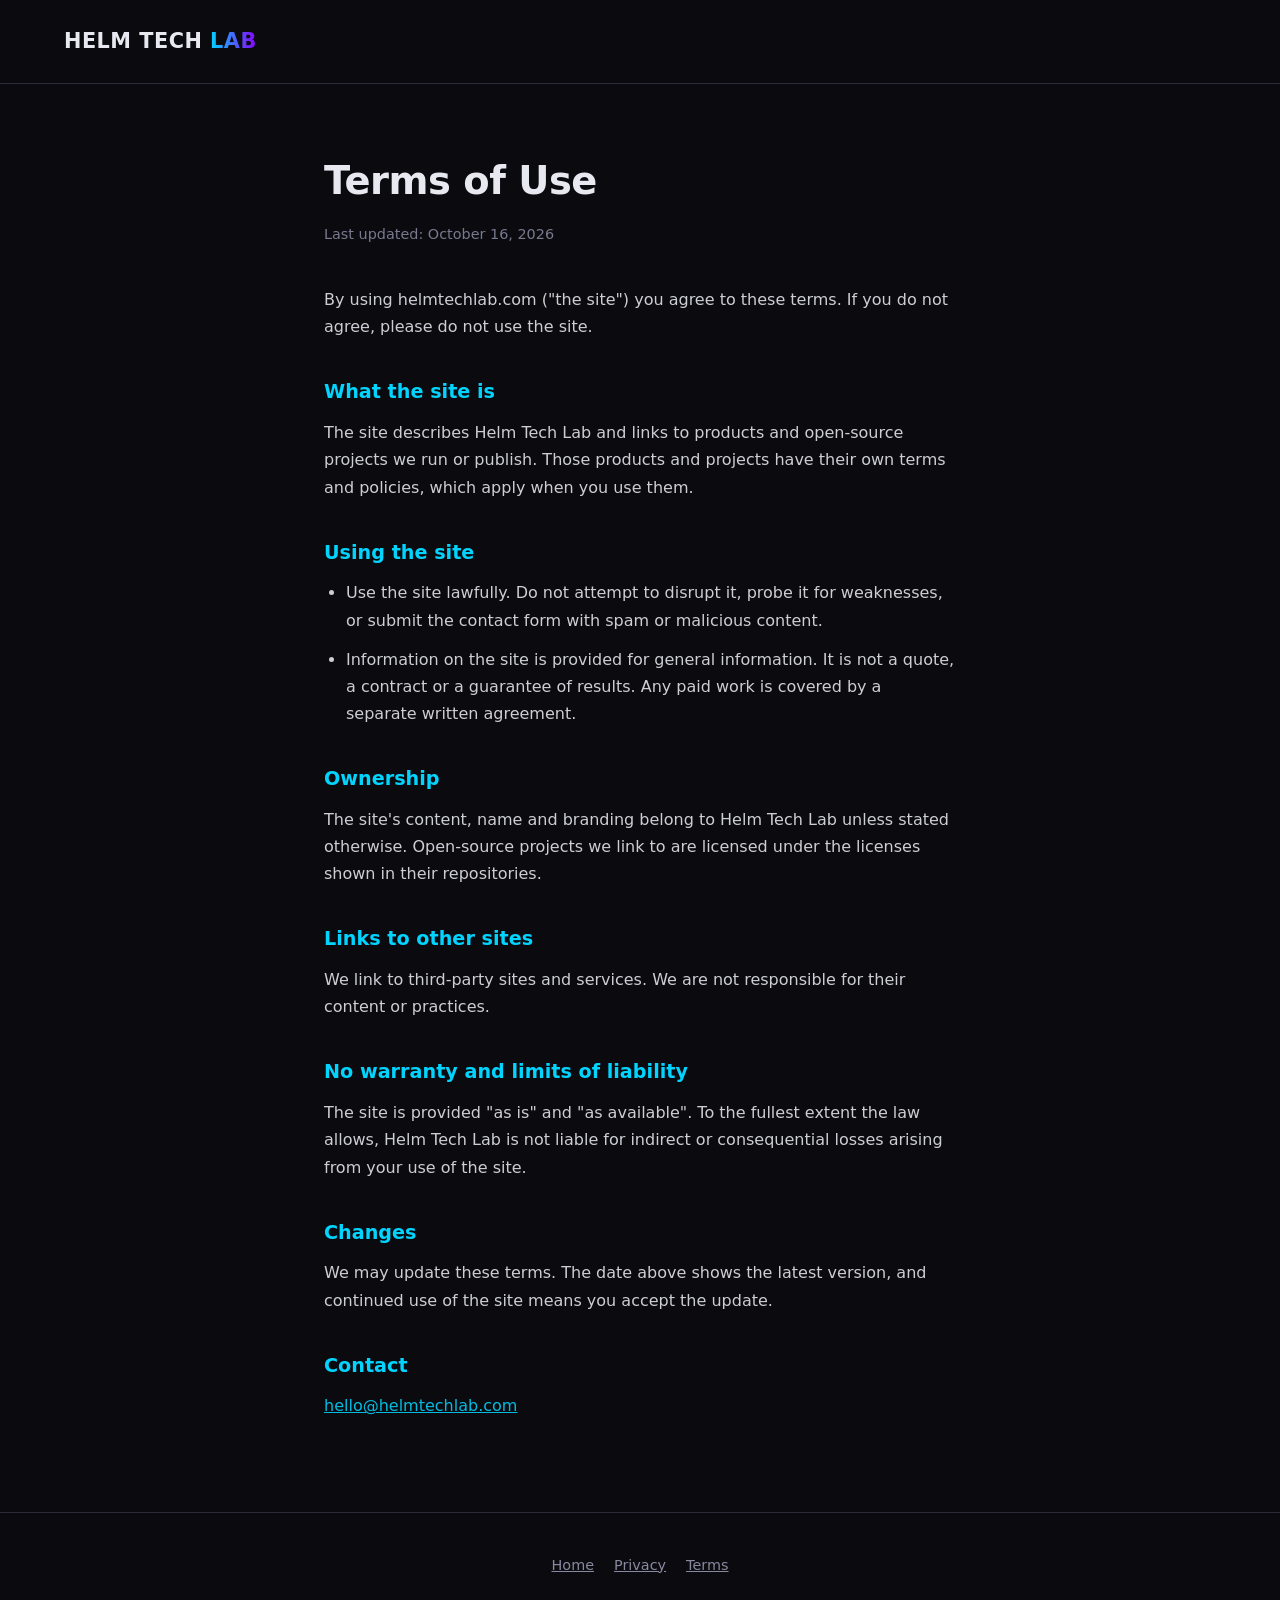
<file: terms.html>
<!DOCTYPE html>
<html lang="en">
<head>
<meta charset="UTF-8">
<meta name="viewport" content="width=device-width, initial-scale=1.0">
<title>Terms of Use — Helm Tech Lab</title>
<meta name="description" content="Terms for using helmtechlab.com.">
<link rel="canonical" href="https://helmtechlab.com/terms">
<link rel="icon" href="/favicon.svg" type="image/svg+xml">
<meta name="theme-color" content="#0A0A0F">
<link rel="stylesheet" href="/legal.css">
</head>
<body>
<header><a href="/">HELM TECH <span class="glow">LAB</span></a></header>
<main>
  <h1>Terms of Use</h1>
  <p class="updated">Last updated: October 16, 2026</p>

  <p>By using helmtechlab.com ("the site") you agree to these terms. If you do not agree, please do not use the site.</p>

  <h2>What the site is</h2>
  <p>The site describes Helm Tech Lab and links to products and open-source projects we run or publish. Those products and projects have their own terms and policies, which apply when you use them.</p>

  <h2>Using the site</h2>
  <ul>
    <li>Use the site lawfully. Do not attempt to disrupt it, probe it for weaknesses, or submit the contact form with spam or malicious content.</li>
    <li>Information on the site is provided for general information. It is not a quote, a contract or a guarantee of results. Any paid work is covered by a separate written agreement.</li>
  </ul>

  <h2>Ownership</h2>
  <p>The site's content, name and branding belong to Helm Tech Lab unless stated otherwise. Open-source projects we link to are licensed under the licenses shown in their repositories.</p>

  <h2>Links to other sites</h2>
  <p>We link to third-party sites and services. We are not responsible for their content or practices.</p>

  <h2>No warranty and limits of liability</h2>
  <p>The site is provided "as is" and "as available". To the fullest extent the law allows, Helm Tech Lab is not liable for indirect or consequential losses arising from your use of the site.</p>

  <h2>Changes</h2>
  <p>We may update these terms. The date above shows the latest version, and continued use of the site means you accept the update.</p>

  <h2>Contact</h2>
  <p><a href="mailto:hello@helmtechlab.com">hello@helmtechlab.com</a></p>
</main>
<footer><a href="/">Home</a><a href="/privacy">Privacy</a><a href="/terms">Terms</a></footer>
</body>
</html>
</file>
<file: legal.css>
:root { --bg:#0A0A0F; --bg-alt:#12121a; --cyan:#00D4FF; --purple:#8B00FF; --text:#E8E8F0; --text-dim:#8888a0; --border:#2a2a38; }
* { margin:0; padding:0; box-sizing:border-box; }
body { background:var(--bg); color:var(--text); font-family:'Segoe UI',system-ui,-apple-system,sans-serif; line-height:1.7; }
header { padding:24px 5%; border-bottom:1px solid var(--border); }
header a { color:var(--text); text-decoration:none; font-weight:700; font-size:1.3rem; letter-spacing:.5px; }
header .glow { background:linear-gradient(90deg,var(--cyan),var(--purple)); -webkit-background-clip:text; background-clip:text; color:transparent; }
main { max-width:760px; margin:0 auto; padding:64px 5% 80px; }
h1 { font-size:clamp(1.8rem,4vw,2.4rem); letter-spacing:-.5px; margin-bottom:8px; }
.updated { color:var(--text-dim); font-size:.9rem; margin-bottom:40px; }
h2 { font-size:1.2rem; color:var(--cyan); margin:36px 0 10px; }
p, li { color:var(--text); opacity:.88; margin-bottom:12px; }
ul { padding-left:22px; margin-bottom:12px; }
a { color:var(--cyan); }
footer { text-align:center; padding:40px 5%; color:var(--text-dim); font-size:.9rem; border-top:1px solid var(--border); }
footer a { color:var(--text-dim); margin:0 10px; }
</file>
